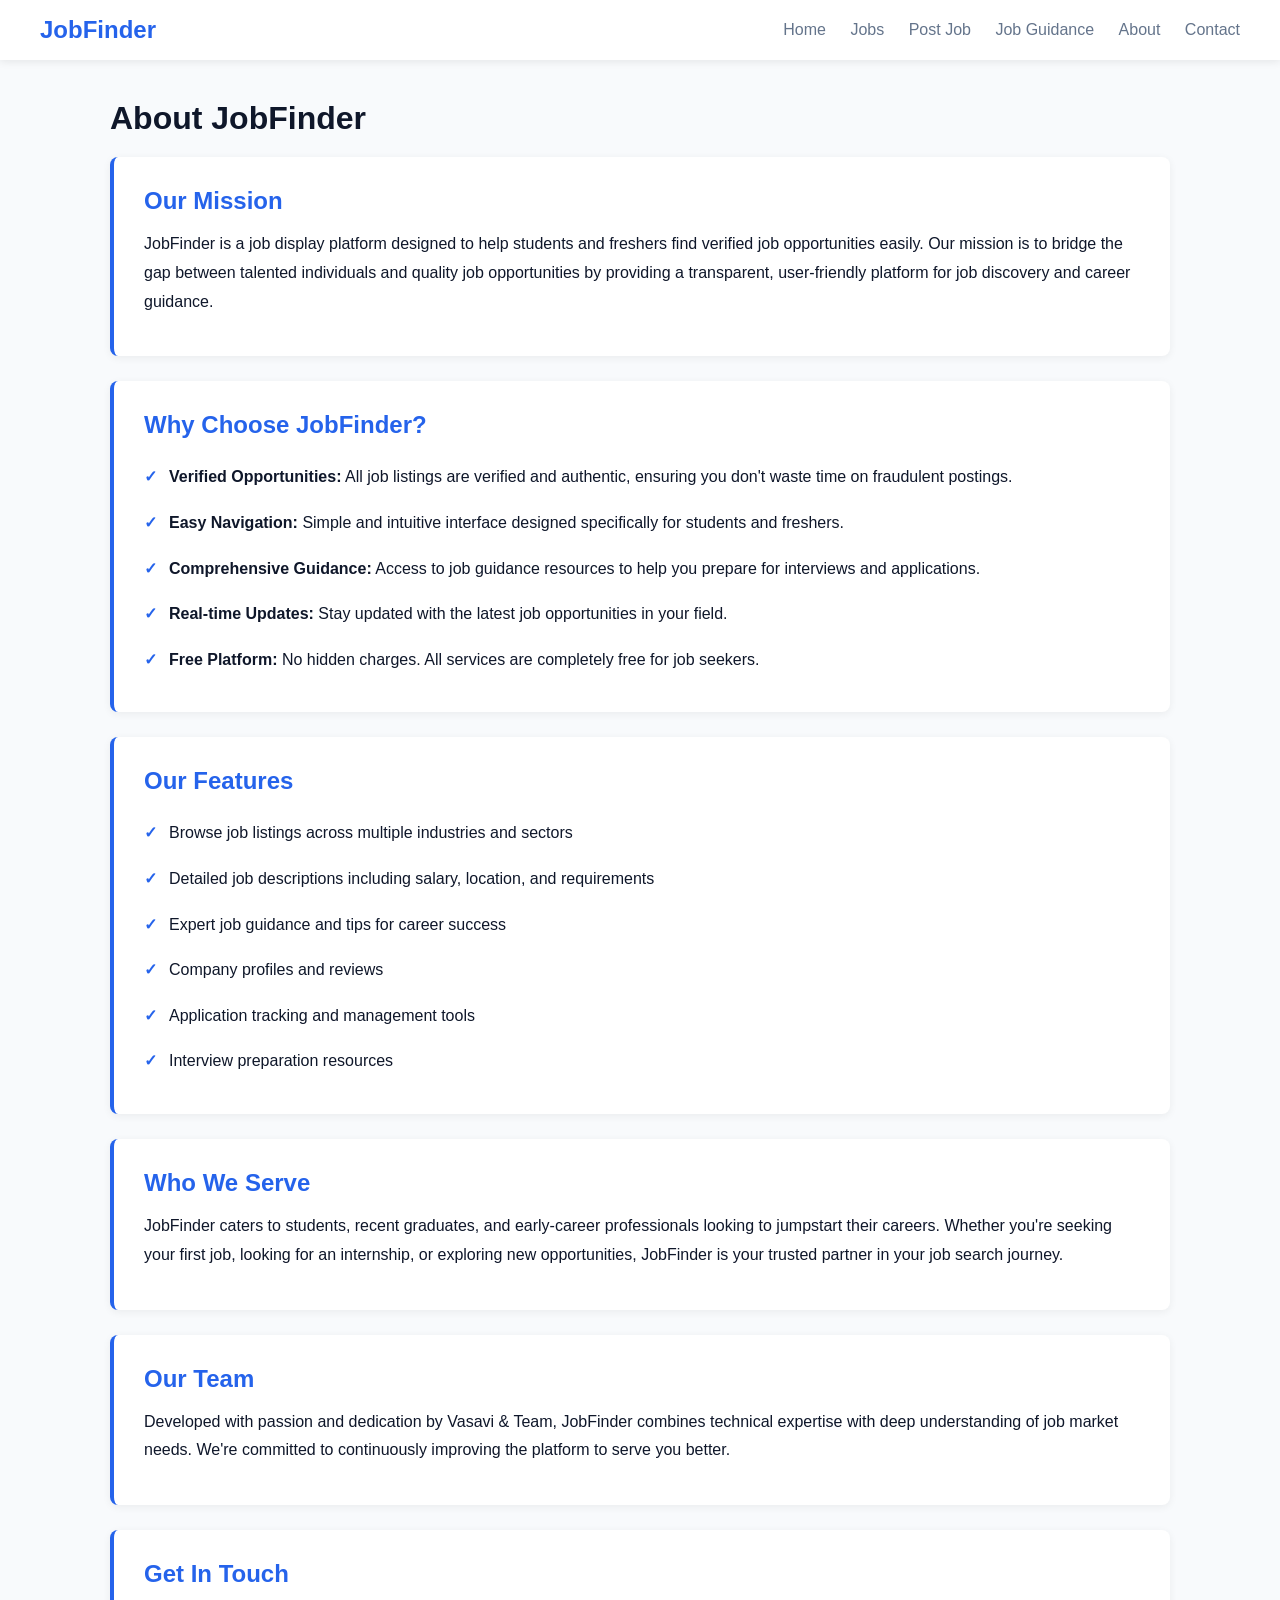
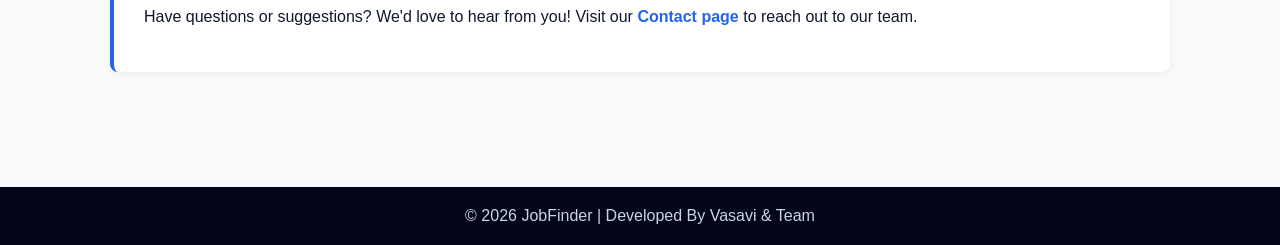
<file: about.html>
<!DOCTYPE html>
<html>
<head>
  <title>About</title>
  <link rel="stylesheet" href="css/style.css">
</head>
<body>

<!-- NAVBAR -->
<header class="navbar">
  <h2>JobFinder</h2>                      
  <nav>
    <a href="index.html">Home</a>
    <a href="jobs.html">Jobs</a>
    <a href="admin.html">Post Job</a>
    <a href="guidance.html">Job Guidance</a>
    <a href="about.html">About</a>
    <a href="contact.html">Contact</a>
  </nav>
</header>

<div class="container">
  <h1 class="page-title">About JobFinder</h1>
  
  <section class="about-section">
    <h2>Our Mission</h2>
    <p>
      JobFinder is a job display platform designed to help students and freshers
      find verified job opportunities easily. Our mission is to bridge the gap between 
      talented individuals and quality job opportunities by providing a transparent, 
      user-friendly platform for job discovery and career guidance.
    </p>
  </section>

  <section class="about-section">
    <h2>Why Choose JobFinder?</h2>
    <ul>
      <li><strong>Verified Opportunities:</strong> All job listings are verified and authentic, ensuring you don't waste time on fraudulent postings.</li>
      <li><strong>Easy Navigation:</strong> Simple and intuitive interface designed specifically for students and freshers.</li>
      <li><strong>Comprehensive Guidance:</strong> Access to job guidance resources to help you prepare for interviews and applications.</li>
      <li><strong>Real-time Updates:</strong> Stay updated with the latest job opportunities in your field.</li>
      <li><strong>Free Platform:</strong> No hidden charges. All services are completely free for job seekers.</li>
    </ul>
  </section>

  <section class="about-section">
    <h2>Our Features</h2>
    <ul>
      <li>Browse job listings across multiple industries and sectors</li>
      <li>Detailed job descriptions including salary, location, and requirements</li>
      <li>Expert job guidance and tips for career success</li>
      <li>Company profiles and reviews</li>
      <li>Application tracking and management tools</li>
      <li>Interview preparation resources</li>
    </ul>
  </section>

  <section class="about-section">
    <h2>Who We Serve</h2>
    <p>
      JobFinder caters to students, recent graduates, and early-career professionals 
      looking to jumpstart their careers. Whether you're seeking your first job, looking 
      for an internship, or exploring new opportunities, JobFinder is your trusted partner 
      in your job search journey.
    </p>
  </section>

  <section class="about-section">
    <h2>Our Team</h2>
    <p>
      Developed with passion and dedication by Vasavi & Team, JobFinder combines technical 
      expertise with deep understanding of job market needs. We're committed to continuously 
      improving the platform to serve you better.
    </p>
  </section>

  <section class="about-section">
    <h2>Get In Touch</h2>
    <p>
      Have questions or suggestions? We'd love to hear from you! Visit our 
      <a href="contact.html">Contact page</a> to reach out to our team.
    </p>
  </section>
</div>

<div class="footer">© 2026 JobFinder | Developed By Vasavi & Team</div>

</body>
</html>
</file>
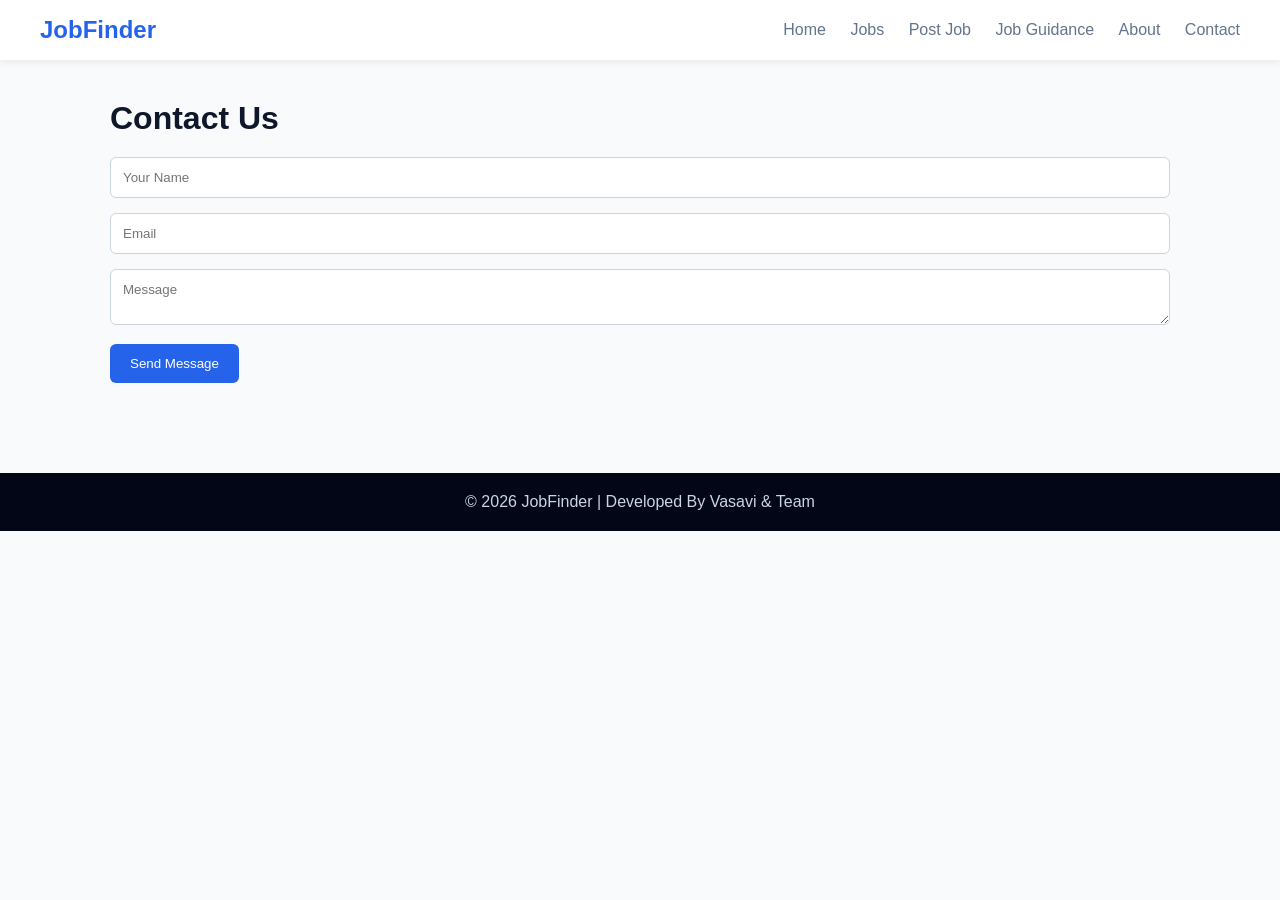
<file: contact.html>
<!DOCTYPE html>
<html>
<head>
  <title>Contact</title>
  <link rel="stylesheet" href="css/style.css">
</head>
<body>

<!-- NAVBAR -->
<header class="navbar">
  <h2>JobFinder</h2>                      
  <nav>
    <a href="index.html">Home</a>
    <a href="jobs.html">Jobs</a>
    <a href="admin.html">Post Job</a>
    <a href="guidance.html">Job Guidance</a>
    <a href="about.html">About</a>
    <a href="contact.html">Contact</a>
  </nav>
</header>

<div class="container">
  <h1 class="page-title">Contact Us</h1>
  <form>
    <input placeholder="Your Name">
    <input placeholder="Email">
    <textarea placeholder="Message"></textarea>
    <button>Send Message</button>
  </form>
</div>

<div class="footer">© 2026 JobFinder | Developed By Vasavi & Team</div>

</body>
</html>
</file>
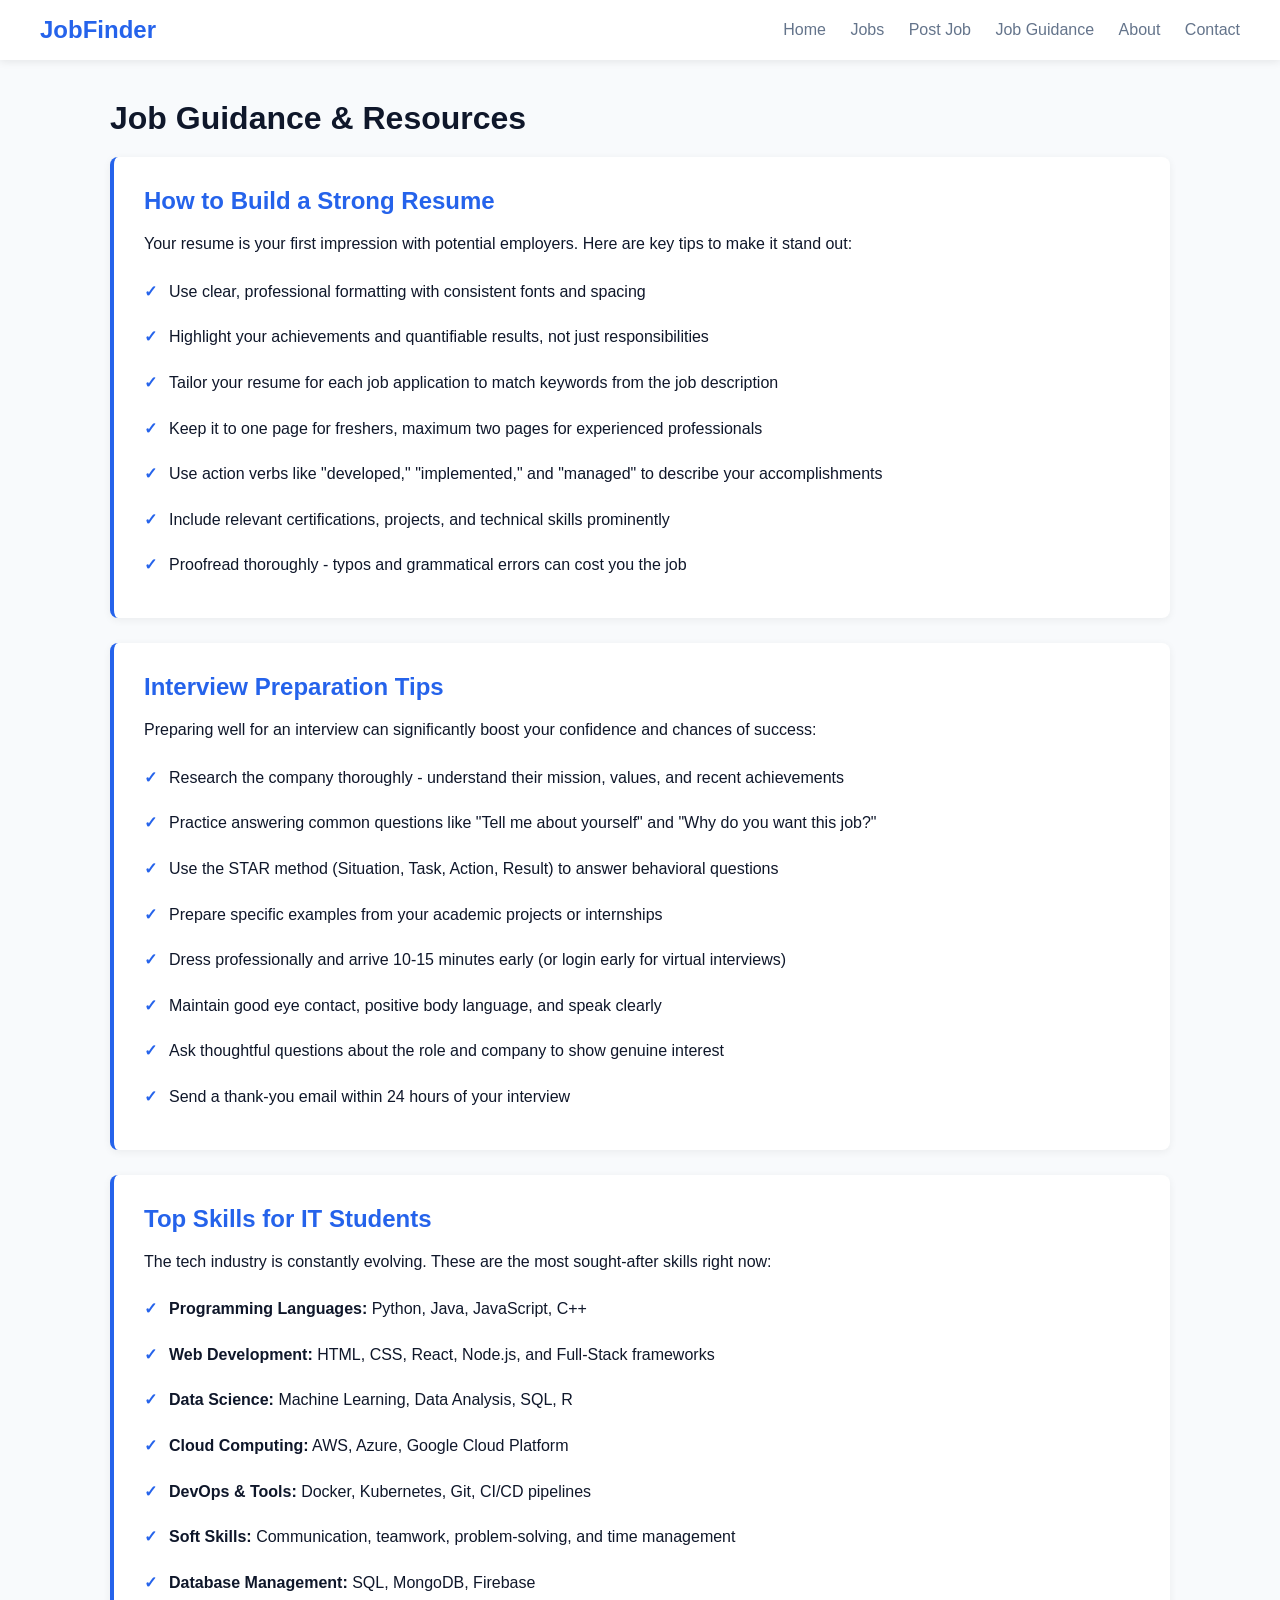
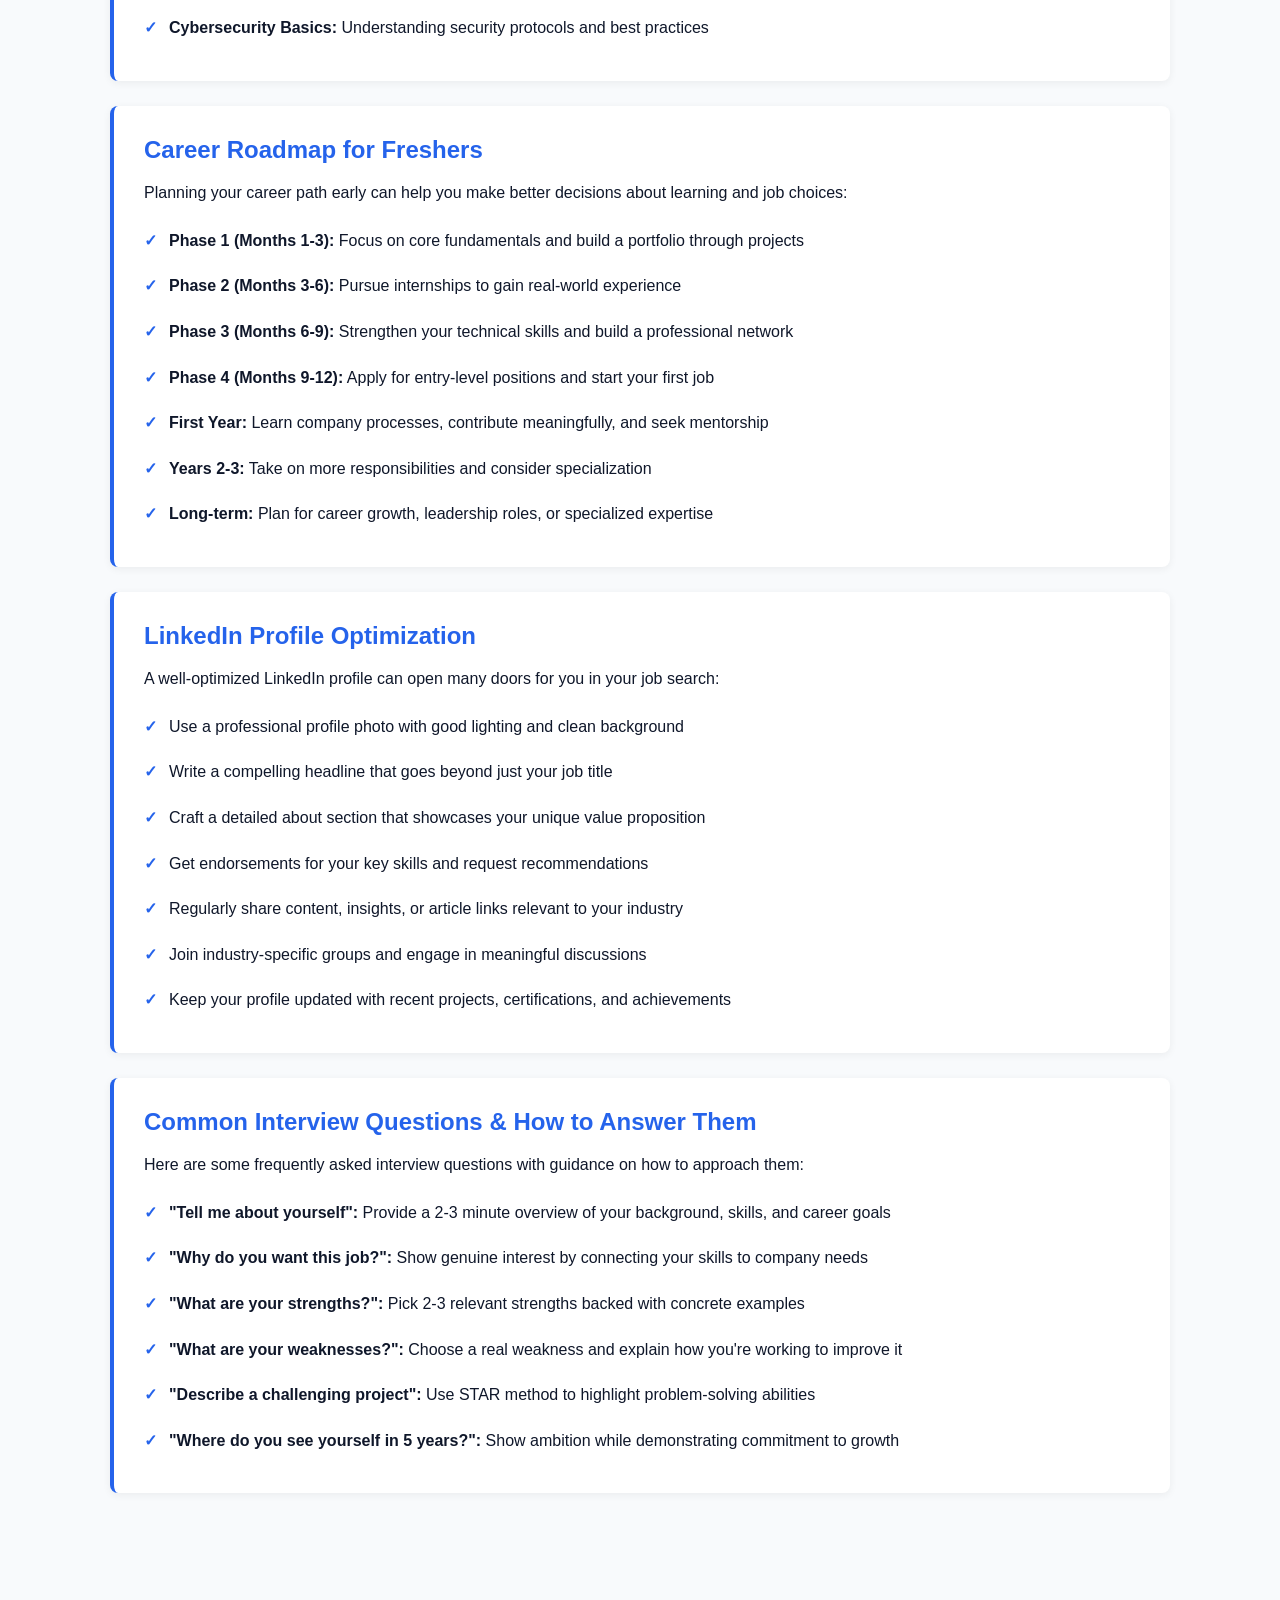
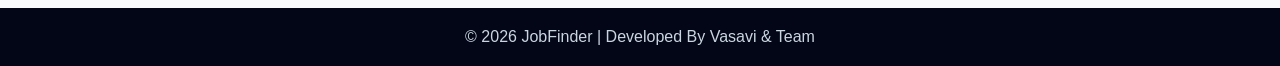
<file: guidance.html>
<!DOCTYPE html>
<html>
<head>
  <title>Job Guidance</title>
  <link rel="stylesheet" href="css/style.css">
</head>
<body>

<!-- NAVBAR -->
<header class="navbar">
  <h2>JobFinder</h2>                      
  <nav>
    <a href="index.html">Home</a>
    <a href="jobs.html">Jobs</a>
    <a href="admin.html">Post Job</a>
    <a href="guidance.html">Job Guidance</a>
    <a href="about.html">About</a>
    <a href="contact.html">Contact</a>
  </nav>
</header>

<div class="container">
  <h1 class="page-title">Job Guidance & Resources</h1>
  
  <section class="about-section">
    <h2>How to Build a Strong Resume</h2>
    <p>
      Your resume is your first impression with potential employers. Here are key tips to make it stand out:
    </p>
    <ul>
      <li>Use clear, professional formatting with consistent fonts and spacing</li>
      <li>Highlight your achievements and quantifiable results, not just responsibilities</li>
      <li>Tailor your resume for each job application to match keywords from the job description</li>
      <li>Keep it to one page for freshers, maximum two pages for experienced professionals</li>
      <li>Use action verbs like "developed," "implemented," and "managed" to describe your accomplishments</li>
      <li>Include relevant certifications, projects, and technical skills prominently</li>
      <li>Proofread thoroughly - typos and grammatical errors can cost you the job</li>
    </ul>
  </section>

  <section class="about-section">
    <h2>Interview Preparation Tips</h2>
    <p>
      Preparing well for an interview can significantly boost your confidence and chances of success:
    </p>
    <ul>
      <li>Research the company thoroughly - understand their mission, values, and recent achievements</li>
      <li>Practice answering common questions like "Tell me about yourself" and "Why do you want this job?"</li>
      <li>Use the STAR method (Situation, Task, Action, Result) to answer behavioral questions</li>
      <li>Prepare specific examples from your academic projects or internships</li>
      <li>Dress professionally and arrive 10-15 minutes early (or login early for virtual interviews)</li>
      <li>Maintain good eye contact, positive body language, and speak clearly</li>
      <li>Ask thoughtful questions about the role and company to show genuine interest</li>
      <li>Send a thank-you email within 24 hours of your interview</li>
    </ul>
  </section>

  <section class="about-section">
    <h2>Top Skills for IT Students</h2>
    <p>
      The tech industry is constantly evolving. These are the most sought-after skills right now:
    </p>
    <ul>
      <li><strong>Programming Languages:</strong> Python, Java, JavaScript, C++</li>
      <li><strong>Web Development:</strong> HTML, CSS, React, Node.js, and Full-Stack frameworks</li>
      <li><strong>Data Science:</strong> Machine Learning, Data Analysis, SQL, R</li>
      <li><strong>Cloud Computing:</strong> AWS, Azure, Google Cloud Platform</li>
      <li><strong>DevOps & Tools:</strong> Docker, Kubernetes, Git, CI/CD pipelines</li>
      <li><strong>Soft Skills:</strong> Communication, teamwork, problem-solving, and time management</li>
      <li><strong>Database Management:</strong> SQL, MongoDB, Firebase</li>
      <li><strong>Cybersecurity Basics:</strong> Understanding security protocols and best practices</li>
    </ul>
  </section>

  <section class="about-section">
    <h2>Career Roadmap for Freshers</h2>
    <p>
      Planning your career path early can help you make better decisions about learning and job choices:
    </p>
    <ul>
      <li><strong>Phase 1 (Months 1-3):</strong> Focus on core fundamentals and build a portfolio through projects</li>
      <li><strong>Phase 2 (Months 3-6):</strong> Pursue internships to gain real-world experience</li>
      <li><strong>Phase 3 (Months 6-9):</strong> Strengthen your technical skills and build a professional network</li>
      <li><strong>Phase 4 (Months 9-12):</strong> Apply for entry-level positions and start your first job</li>
      <li><strong>First Year:</strong> Learn company processes, contribute meaningfully, and seek mentorship</li>
      <li><strong>Years 2-3:</strong> Take on more responsibilities and consider specialization</li>
      <li><strong>Long-term:</strong> Plan for career growth, leadership roles, or specialized expertise</li>
    </ul>
  </section>

  <section class="about-section">
    <h2>LinkedIn Profile Optimization</h2>
    <p>
      A well-optimized LinkedIn profile can open many doors for you in your job search:
    </p>
    <ul>
      <li>Use a professional profile photo with good lighting and clean background</li>
      <li>Write a compelling headline that goes beyond just your job title</li>
      <li>Craft a detailed about section that showcases your unique value proposition</li>
      <li>Get endorsements for your key skills and request recommendations</li>
      <li>Regularly share content, insights, or article links relevant to your industry</li>
      <li>Join industry-specific groups and engage in meaningful discussions</li>
      <li>Keep your profile updated with recent projects, certifications, and achievements</li>
    </ul>
  </section>

  <section class="about-section">
    <h2>Common Interview Questions & How to Answer Them</h2>
    <p>
      Here are some frequently asked interview questions with guidance on how to approach them:
    </p>
    <ul>
      <li><strong>"Tell me about yourself":</strong> Provide a 2-3 minute overview of your background, skills, and career goals</li>
      <li><strong>"Why do you want this job?":</strong> Show genuine interest by connecting your skills to company needs</li>
      <li><strong>"What are your strengths?":</strong> Pick 2-3 relevant strengths backed with concrete examples</li>
      <li><strong>"What are your weaknesses?":</strong> Choose a real weakness and explain how you're working to improve it</li>
      <li><strong>"Describe a challenging project":</strong> Use STAR method to highlight problem-solving abilities</li>
      <li><strong>"Where do you see yourself in 5 years?":</strong> Show ambition while demonstrating commitment to growth</li>
    </ul>
  </section>

</div>

<div class="footer">© 2026 JobFinder | Developed By Vasavi & Team</div>

</body>
</html>
</file>
<file: css/style.css>
:root {
  --primary: #2563eb;
  --dark: #0f172a;
  --light: #f8fafc;
  --gray: #64748b;
}

* {
  margin: 0;
  padding: 0;
  box-sizing: border-box;
  font-family: "Segoe UI", sans-serif;
}

body {
  background: var(--light);
  color: var(--dark);
}

/* Navbar */
.navbar {
  background: white;
  padding: 16px 40px;
  display: flex;
  justify-content: space-between;
  align-items: center;
  box-shadow: 0 2px 8px rgba(0,0,0,0.08);
}

.navbar h2 {
  color: var(--primary);
}

.navbar a {
  margin-left: 20px;
  text-decoration: none;
  color: var(--gray);
  font-weight: 500;
}

.navbar a:hover {
  color: var(--primary);
}

/* Container */
.container {
  max-width: 1100px;
  margin: auto;
  padding: 40px 20px;
}

/* Hero */
.hero {
  text-align: center;
  padding: 80px 20px;
  background: linear-gradient(135deg, #2563eb, #1e40af);
  color: white;
}

.hero h1 {
  font-size: 42px;
  margin-bottom: 10px;
}

.hero p {
  font-size: 18px;
  opacity: 0.9;
}

/* Jobs */
.jobs {
  display: grid;
  grid-template-columns: repeat(auto-fit, minmax(280px,1fr));
  gap: 25px;
}

.job-card {
  background: white;
  padding: 20px;
  border-radius: 10px;
  box-shadow: 0 2px 8px rgba(0,0,0,0.06);
  transition: transform 0.3s ease, box-shadow 0.3s ease;
}

.job-card:hover {
  transform: translateY(-5px);
  box-shadow: 0 8px 20px rgba(0,0,0,0.1);
}

.job-card h3 {
  color: var(--primary);
  margin-bottom: 8px;
  font-size: 18px;
}

.job-card p {
  color: var(--gray);
  font-size: 14px;
  margin-bottom: 6px;
  line-height: 1.5;
}

.job-card a {
  display: inline-block;
  margin-top: 10px;
  color: white;
  background: var(--primary);
  padding: 8px 14px;
  border-radius: 6px;
  text-decoration: none;
  font-size: 14px;
  transition: background 0.3s ease;
}

.job-card a:hover {
  background: #1e40af;
}

/* Page heading */
.page-title {
  font-size: 32px;
  margin-bottom: 20px;
}

/* Forms */
form input, form textarea {
  width: 100%;
  padding: 12px;
  margin-bottom: 15px;
  border-radius: 6px;
  border: 1px solid #cbd5e1;
}

form button {
  background: var(--primary);
  color: white;
  padding: 12px 20px;
  border: none;
  border-radius: 6px;
  cursor: pointer;
}

/* Footer */
.footer {
  background: #020617;
  color: #cbd5e1;
  text-align: center;
  padding: 20px;
  margin-top: 50px;
}

/* home page css new */

/* Buttons */
.btn-primary {
  background: white;
  color: #1e40af;
  padding: 12px 22px;
  border-radius: 8px;
  text-decoration: none;
  font-weight: 600;
}

.btn-outline {
  border: 2px solid white;
  color: white;
  padding: 12px 22px;
  border-radius: 8px;
  text-decoration: none;
  margin-left: 10px;
}

/* Hero buttons */
.hero-btns {
  margin-top: 25px;
}

/* Stats */
.stats {
  display:flex; 
  justify-content: space-around; 
  background: white;
  padding: 20px 20px;
  text-align: center;
}

.stats h2 {
  color: #2563eb;
}

/* Section title */
.section-title {
  font-size: 28px;
  margin-bottom: 20px;
}

/* Categories */
.categories {
  display: grid;
  grid-template-columns: repeat(auto-fit, minmax(180px,1fr));
  gap: 15px;
}

.category {
  background: #e0e7ff;
  padding: 20px;
  text-align: center;
  border-radius: 8px;
  font-weight: 500;
}

/* Why section */
.why {
  background: #f1f5f9;
  padding: 60px 20px;
  text-align: center;
}

.why-grid {
  display: grid;
  grid-template-columns: repeat(auto-fit, minmax(250px,1fr));
  gap: 25px;
  margin-top: 30px;
}

/* Guidance */
.guidance-list {
  list-style: none;
  line-height: 2;
}

/* CTA */
.cta {
  background: linear-gradient(135deg, #2563eb, #1e40af);
  color: white;
  text-align: center;
  padding: 60px 20px;
}

#pad {
  padding-bottom: 30px;
}

/* Enhanced Guidance Section */
.guidance-grid {
  display: grid;
  grid-template-columns: repeat(auto-fit, minmax(250px, 1fr));
  gap: 25px;
  margin-bottom: 30px;
}

.guidance-card {
  background: white;
  padding: 30px;
  border-radius: 12px;
  box-shadow: 0 4px 12px rgba(0, 0, 0, 0.08);
  text-align: center;
  transition: transform 0.3s ease, box-shadow 0.3s ease;
  border-top: 4px solid var(--primary);
}

.guidance-card:hover {
  transform: translateY(-8px);
  box-shadow: 0 8px 24px rgba(0, 0, 0, 0.12);
}

.guidance-icon {
  font-size: 48px;
  margin-bottom: 15px;
}

.guidance-card h3 {
  color: var(--primary);
  margin-bottom: 10px;
  font-size: 18px;
}

.guidance-card p {
  color: var(--gray);
  line-height: 1.6;
  font-size: 14px;
}

.view-more-btn {
  display: inline-block;
  background: var(--primary);
  color: white;
  padding: 12px 28px;
  border-radius: 8px;
  text-decoration: none;
  font-weight: 600;
  transition: background 0.3s ease;
}

.view-more-btn:hover {
  background: #1e40af;
}

/* How It Works Section */
.how-it-works {
  background: linear-gradient(135deg, #f0f4ff, #f8fafc);
  padding: 60px 20px;
}

.steps-grid {
  display: grid;
  grid-template-columns: repeat(auto-fit, minmax(240px, 1fr));
  gap: 30px;
  margin-top: 40px;
}

.step {
  background: white;
  padding: 30px;
  border-radius: 12px;
  text-align: center;
  box-shadow: 0 2px 8px rgba(0, 0, 0, 0.06);
}

.step-number {
  display: inline-flex;
  align-items: center;
  justify-content: center;
  width: 50px;
  height: 50px;
  background: var(--primary);
  color: white;
  border-radius: 50%;
  font-size: 24px;
  font-weight: bold;
  margin-bottom: 15px;
}

.step h3 {
  color: var(--dark);
  margin-bottom: 10px;
  font-size: 18px;
}

.step p {
  color: var(--gray);
  line-height: 1.6;
  font-size: 14px;
}

/* Testimonials */
.testimonials-grid {
  display: grid;
  grid-template-columns: repeat(auto-fit, minmax(280px, 1fr));
  gap: 25px;
  margin-top: 40px;
}

.testimonial-card {
  background: white;
  padding: 25px;
  border-radius: 12px;
  box-shadow: 0 4px 12px rgba(0, 0, 0, 0.08);
  border-left: 4px solid var(--primary);
}

.stars {
  font-size: 20px;
  margin-bottom: 15px;
}

.testimonial-text {
  color: var(--dark);
  font-size: 15px;
  line-height: 1.8;
  margin-bottom: 15px;
  font-style: italic;
}

.testimonial-author {
  color: var(--primary);
  font-weight: 600;
  font-size: 14px;
}

/* Features Highlight */
.features-highlight {
  background: #f8fafc;
  padding: 60px 20px;
}

.features-list {
  display: grid;
  grid-template-columns: repeat(auto-fit, minmax(300px, 1fr));
  gap: 30px;
  margin-top: 40px;
}

.feature-item {
  display: flex;
  gap: 20px;
  padding: 20px;
  background: white;
  border-radius: 10px;
  box-shadow: 0 2px 8px rgba(0, 0, 0, 0.05);
}

.feature-number {
  display: flex;
  align-items: center;
  justify-content: center;
  min-width: 40px;
  height: 40px;
  background: #e0e7ff;
  color: var(--primary);
  border-radius: 50%;
  font-size: 20px;
  font-weight: bold;
  flex-shrink: 0;
}

.feature-item h4 {
  color: var(--dark);
  margin-bottom: 5px;
  font-size: 16px;
}

.feature-item p {
  color: var(--gray);
  font-size: 14px;
  line-height: 1.5;
  margin: 0;
}

/* Enhanced CTA */
.cta {
  background: linear-gradient(135deg, #2563eb 0%, #1e40af 100%);
  color: white;
  text-align: center;
  padding: 80px 20px;
  position: relative;
  overflow: hidden;
}

.cta::before {
  content: '';
  position: absolute;
  top: -50%;
  right: -10%;
  width: 300px;
  height: 300px;
  background: rgba(255, 255, 255, 0.1);
  border-radius: 50%;
  pointer-events: none;
}

.cta-content {
  position: relative;
  z-index: 1;
}

.cta h2 {
  font-size: 36px;
  margin-bottom: 15px;
}

.cta p {
  font-size: 18px;
  opacity: 0.95;
  margin-bottom: 30px;
}

.cta-buttons {
  display: flex;
  gap: 15px;
  justify-content: center;
  flex-wrap: wrap;
}

.cta .btn-primary {
  background: white;
  color: #1e40af;
  margin-left: 0;
}

.cta .btn-outline {
  margin-left: 0;
}

/* Employers Section */
.employers-section {
  background: #f1f5f9;
  padding: 60px 20px;
  text-align: center;
}

.employers-desc {
  font-size: 18px;
  color: var(--gray);
  margin: 20px 0 30px;
}

.admin-btn {
  display: inline-block;
  background: var(--primary);
  color: white;
  padding: 15px 32px;
  border-radius: 8px;
  text-decoration: none;
  font-weight: 600;
  font-size: 16px;
  transition: background 0.3s ease, transform 0.3s ease;
}

.admin-btn:hover {
  background: #1e40af;
  transform: scale(1.05);
}

/* Responsive adjustments */
@media (max-width: 768px) {
  .cta h2 {
    font-size: 28px;
  }
  
  .steps-grid {
    grid-template-columns: 1fr;
  }
  
  .features-list {
    grid-template-columns: 1fr;
  }
  
  .cta-buttons {
    flex-direction: column;
    align-items: center;
  }
  
  .btn-outline {
    margin-left: 0;
  }
}

/* About Page Styles */
.about-section {
  background: white;
  padding: 30px;
  margin-bottom: 25px;
  border-radius: 8px;
  box-shadow: 0 2px 8px rgba(0, 0, 0, 0.06);
  border-left: 4px solid var(--primary);
}

.about-section h2 {
  color: var(--primary);
  font-size: 24px;
  margin-bottom: 15px;
}

.about-section p {
  color: var(--dark);
  font-size: 16px;
  line-height: 1.8;
  margin-bottom: 10px;
}

.about-section ul {
  list-style: none;
  padding-left: 0;
}

.about-section li {
  color: var(--dark);
  font-size: 16px;
  padding: 10px 0;
  padding-left: 25px;
  position: relative;
  line-height: 1.6;
}

.about-section li:before {
  content: "✓";
  position: absolute;
  left: 0;
  color: var(--primary);
  font-weight: bold;
}

.about-section a {
  color: var(--primary);
  text-decoration: none;
  font-weight: 600;
}

.about-section a:hover {
  text-decoration: underline;
}
/* Admin Page Styling */
.admin-section {
  background: white;
  border-radius: 12px;
  padding: 40px;
  box-shadow: 0 4px 20px rgba(0, 0, 0, 0.08);
  margin-bottom: 40px;
}

.admin-title {
  font-size: 32px;
  color: var(--dark);
  margin-bottom: 10px;
}

.admin-subtitle {
  font-size: 16px;
  color: var(--gray);
  margin-bottom: 30px;
}

.job-form {
  margin-bottom: 40px;
}

.form-group {
  margin-bottom: 25px;
}

.form-group label {
  display: block;
  font-weight: 600;
  color: var(--dark);
  margin-bottom: 8px;
  font-size: 15px;
}

.required {
  color: #ef4444;
}

.form-group input,
.form-group select,
.form-group textarea {
  width: 100%;
  padding: 12px 15px;
  border: 2px solid #e2e8f0;
  border-radius: 8px;
  font-size: 15px;
  font-family: inherit;
  transition: border-color 0.3s ease, box-shadow 0.3s ease;
}

.form-group input:focus,
.form-group select:focus,
.form-group textarea:focus {
  outline: none;
  border-color: var(--primary);
  box-shadow: 0 0 0 3px rgba(37, 99, 235, 0.1);
}

.form-group textarea {
  resize: vertical;
  min-height: 120px;
}

.form-row {
  display: grid;
  grid-template-columns: 1fr 1fr;
  gap: 20px;
}

.form-actions {
  display: flex;
  gap: 15px;
  margin-top: 30px;
}

.btn-submit {
  flex: 1;
  background: var(--primary);
  color: white;
  padding: 14px 28px;
  border: none;
  border-radius: 8px;
  font-size: 16px;
  font-weight: 600;
  cursor: pointer;
  transition: background 0.3s ease, transform 0.2s ease;
}

.btn-submit:hover {
  background: #1e40af;
  transform: translateY(-2px);
}

.btn-submit:active {
  transform: translateY(0);
}

.btn-reset {
  flex: 1;
  background: #f1f5f9;
  color: var(--dark);
  padding: 14px 28px;
  border: 2px solid #cbd5e1;
  border-radius: 8px;
  font-size: 16px;
  font-weight: 600;
  cursor: pointer;
  transition: background 0.3s ease, border-color 0.3s ease;
}

.btn-reset:hover {
  background: #e2e8f0;
  border-color: var(--gray);
}

.info-box {
  background: linear-gradient(135deg, #e0e7ff 0%, #f0f4ff 100%);
  border-left: 4px solid var(--primary);
  padding: 20px;
  border-radius: 8px;
}

.info-box h3 {
  color: var(--dark);
  margin-bottom: 15px;
  font-size: 18px;
}

.info-box ul {
  list-style: none;
  padding: 0;
}

.info-box li {
  color: var(--dark);
  padding: 8px 0;
  padding-left: 25px;
  position: relative;
}

.info-box li:before {
  content: "→";
  position: absolute;
  left: 0;
  color: var(--primary);
  font-weight: bold;
}

/* Job Details Page Styling */
.job-details-section {
  background: white;
  border-radius: 12px;
  padding: 40px;
  box-shadow: 0 4px 20px rgba(0, 0, 0, 0.08);
}

.job-header {
  display: flex;
  justify-content: space-between;
  align-items: flex-start;
  margin-bottom: 30px;
  padding-bottom: 25px;
  border-bottom: 2px solid #e2e8f0;
}

.job-title-section h1 {
  font-size: 32px;
  color: var(--dark);
  margin-bottom: 10px;
}

.company-name {
  font-size: 18px;
  color: var(--primary);
  font-weight: 600;
}

.job-badges {
  display: flex;
  gap: 12px;
  margin-top: 12px;
  flex-wrap: wrap;
}

.badge {
  display: inline-block;
  background: #e0e7ff;
  color: var(--primary);
  padding: 6px 14px;
  border-radius: 20px;
  font-size: 13px;
  font-weight: 600;
}

.badge.salary {
  background: #dbeafe;
  color: #0284c7;
}

.badge.type {
  background: #fef3c7;
  color: #b45309;
}

.apply-btn {
  background: var(--primary);
  color: white;
  padding: 12px 28px;
  border: none;
  border-radius: 8px;
  font-size: 16px;
  font-weight: 600;
  cursor: pointer;
  transition: background 0.3s ease, transform 0.2s ease;
}

.apply-btn:hover {
  background: #1e40af;
  transform: translateY(-2px);
}

.job-details-grid {
  display: grid;
  grid-template-columns: 2fr 1fr;
  gap: 30px;
  margin-bottom: 30px;
}

.job-description {
  background: #f8fafc;
  padding: 25px;
  border-radius: 10px;
  border-left: 4px solid var(--primary);
}

.job-description h2 {
  font-size: 20px;
  color: var(--dark);
  margin-bottom: 15px;
}

.job-description p {
  color: var(--dark);
  line-height: 1.8;
  white-space: pre-wrap;
}

.job-sidebar {
  display: flex;
  flex-direction: column;
  gap: 20px;
}

.info-card {
  background: #f8fafc;
  padding: 20px;
  border-radius: 10px;
  border-left: 4px solid var(--primary);
}

.info-card h3 {
  font-size: 16px;
  color: var(--dark);
  margin-bottom: 12px;
  font-weight: 600;
}

.info-card p {
  color: var(--gray);
  font-size: 15px;
  line-height: 1.6;
}

.info-card strong {
  color: var(--dark);
  font-weight: 600;
}

.back-btn {
  display: inline-block;
  color: var(--primary);
  text-decoration: none;
  font-weight: 600;
  margin-bottom: 20px;
  transition: color 0.3s ease;
}

.back-btn:hover {
  color: #1e40af;
}

/* Responsive adjustments */
@media (max-width: 768px) {
  .admin-section {
    padding: 25px;
  }

  .form-row {
    grid-template-columns: 1fr;
  }

  .form-actions {
    flex-direction: column;
  }

  .job-header {
    flex-direction: column;
    gap: 20px;
  }

  .job-details-grid {
    grid-template-columns: 1fr;
  }

  .job-badges {
    margin-top: 12px;
  }

  .btn-submit,
  .btn-reset {
    width: 100%;
  }
}
</file>
